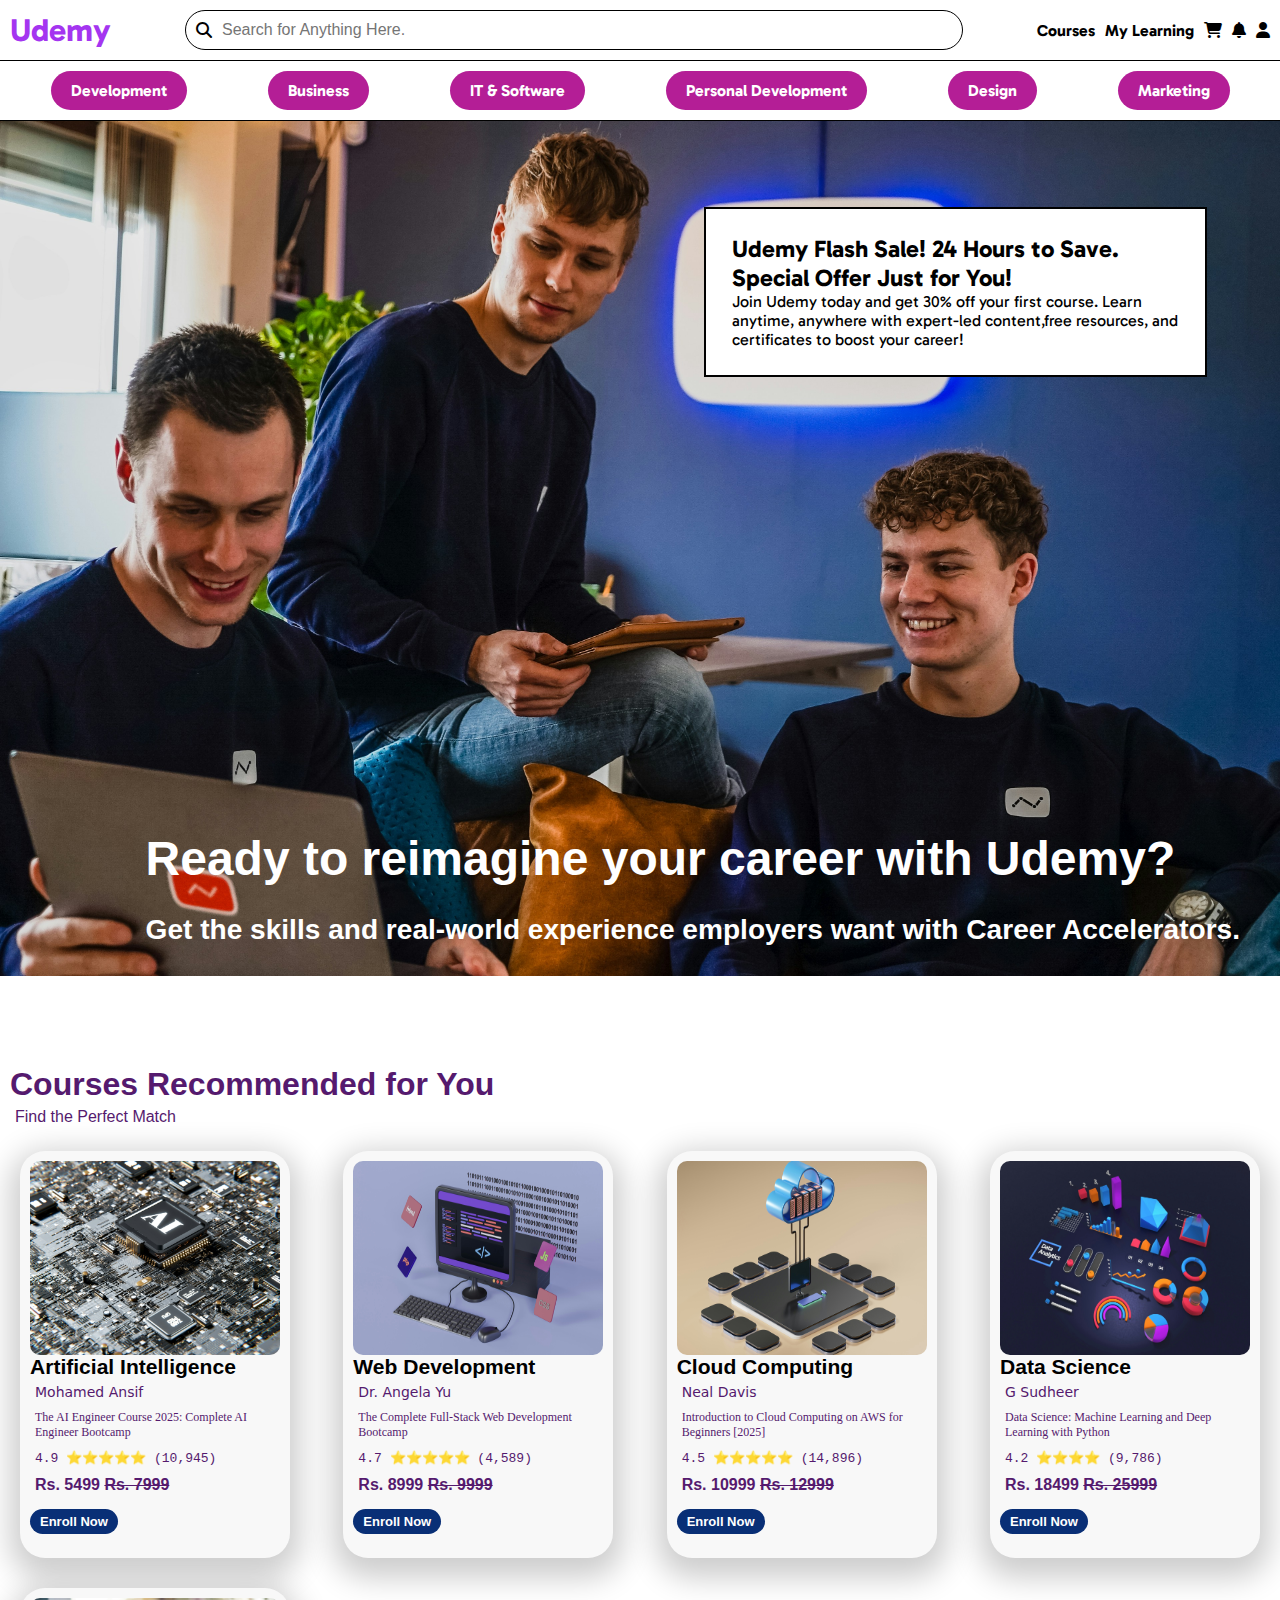
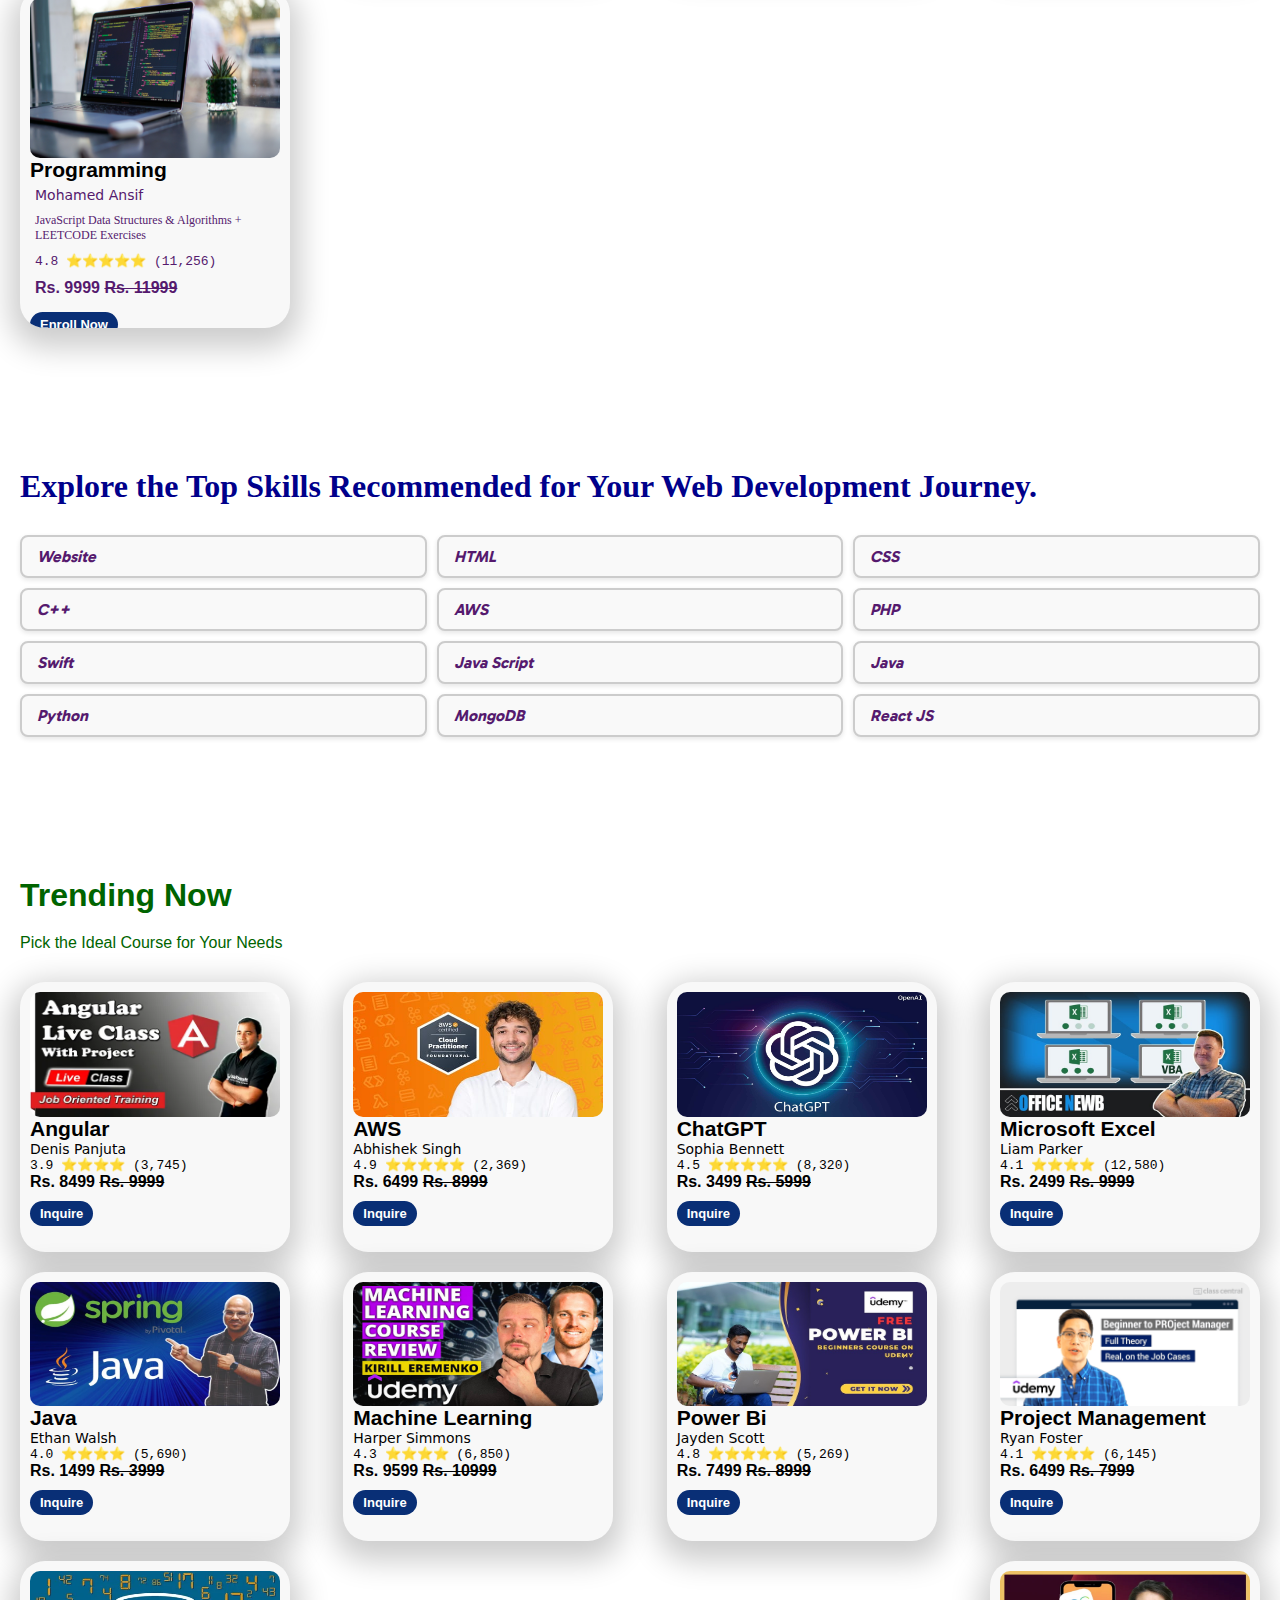
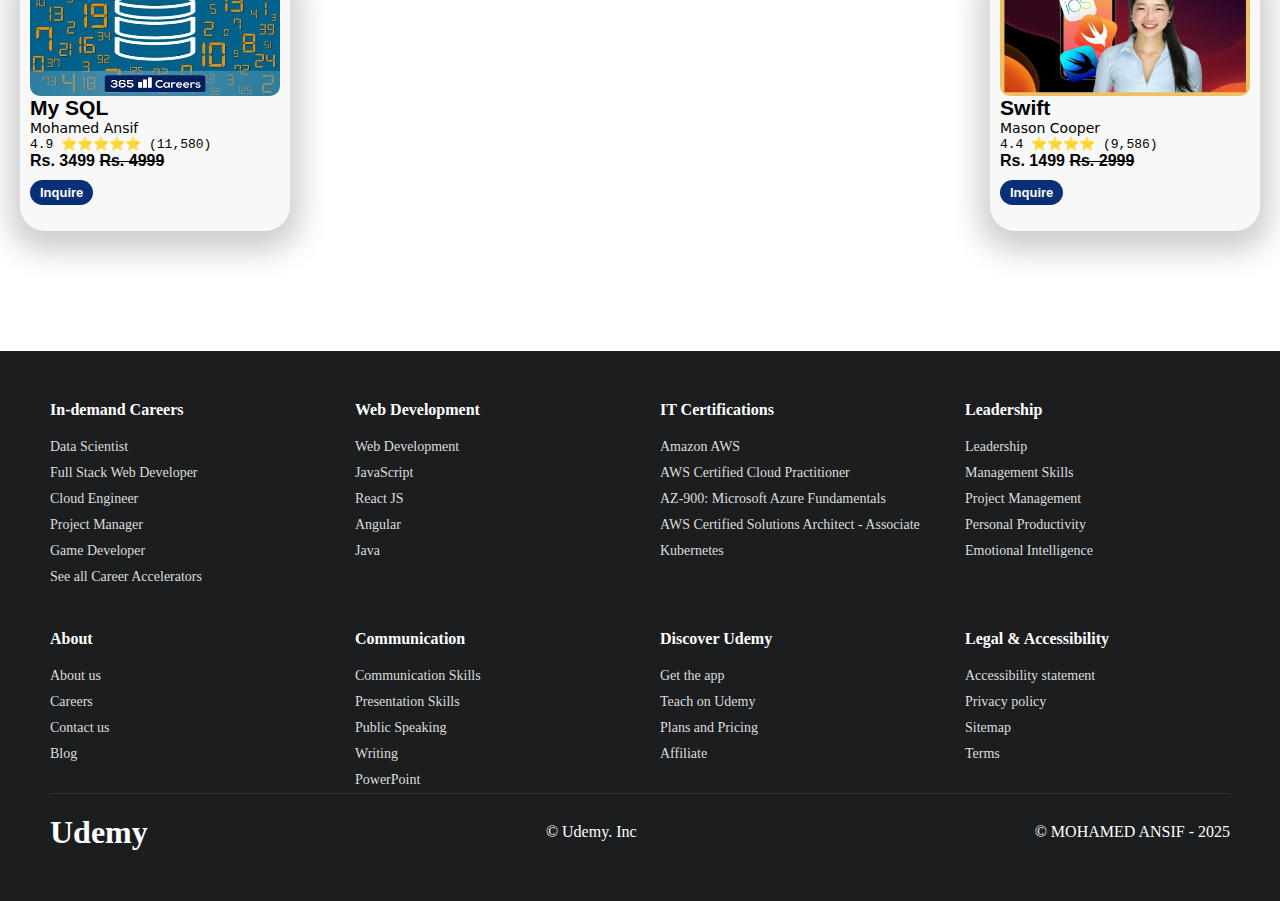
<file: index.html>
<!DOCTYPE html>
<html lang="en">

<head>
    <meta charset="UTF-8">
    <meta name="viewport" content="width=device-width, initial-scale=1.0">
    <title>Udemy</title>
    <!--Google Style Sheet for Fonts-->
    <link rel="preconnect" href="https://fonts.googleapis.com">
    <link rel="preconnect" href="https://fonts.gstatic.com" crossorigin>
    <link
        href="https://fonts.googleapis.com/css2?family=Gabarito:wght@400..900&family=Jost:ital,wght@0,100..900;1,100..900&display=swap"
        rel="stylesheet">

    <!--My Style Sheet-->
    <link rel="stylesheet" href="./style.css">
    <!--Font Awesome CDN Link-->
    <link rel="stylesheet" href="https://cdnjs.cloudflare.com/ajax/libs/font-awesome/6.7.2/css/all.min.css"
        integrity="sha512-Evv84Mr4kqVGRNSgIGL/F/aIDqQb7xQ2vcrdIwxfjThSH8CSR7PBEakCr51Ck+w+/U6swU2Im1vVX0SVk9ABhg=="
        crossorigin="anonymous" referrerpolicy="no-referrer" />
</head>

<body>
    <!--Navbar-->
    <div class="navbar">
        <div class="navbar_s1">
            <h1 class="navbar_s1_title">Udemy</h1>
        </div>

        <div class="navbar_s2">
            <i class="fa-solid fa-magnifying-glass" style="color: #000000;"></i>
            <input placeholder="Search for Anything Here.">
        </div>

        <div class="navbar_s3">
            <p>Courses</p>

            <!-- My Learning -->
            <div class="mylearning">
                <p>My Learning</p>
                <div class="mylearning__popup">
                    <h2>Your cart is currently empty.</h2>
                    <p>Please browse our available courses and add your selections to proceed with enrollment.</p>
                </div>
            </div>
            <i class="fa-solid fa-cart-shopping" style="color: #000000;"></i>
            <i class="fa-solid fa-bell" style="color: #000000;"></i>
            <a href="./singup.html"><i class="fa-solid fa-user" style="color: #000000;"></i></a>
        </div>

    </div>

    <!--Categories-->
    <div class="categories">
        <p>Development</p>
        <p>Business</p>
        <p>IT & Software</p>
        <p>Personal Development</p>
        <p>Design</p>
        <p>Marketing</p>

    </div>

    <!--Sale Image-->
    <div class="sale-image">
        <img src="./Images/sale image.jpg" alt="Sale Image">
        <div class="sale-image-offer">
            <h2>Udemy Flash Sale! 24 Hours to Save. Special Offer Just for You!</h2>
            <p>Join Udemy today and get 30% off your first course. Learn anytime, anywhere with expert-led content,free
                resources, and certificates to boost your career!</p>
        </div>
        <div class="text-overlay">
            <h1>Ready to reimagine your career with Udemy? </h1><br>
            <h3>Get the skills and real-world experience employers want with Career Accelerators.</h3>
        </div>
    </div>

    <!--Recommended-->
    <div class="recommended">
        <h1 class="recommended_title">Courses Recommended for You</h1>
        <p>Find the Perfect Match</p>
        <div class="recommended_container">
            <div class="course-card">
                <img src="./Images/AI.jpg">
                <h3>Artificial Intelligence</h3>
                <p class="p1">Mohamed Ansif</p>
                <p class="p2">The AI Engineer Course 2025: Complete AI Engineer Bootcamp</p>
                <p class="p3">4.9 ⭐⭐⭐⭐⭐ (10,945)</p>
                <p class="p4">Rs. 5499 <del>Rs. 7999</del></p>
                <button class="cata_btn"><a href="./singup.html">Enroll Now</a></button>
            </div>

            <div class="course-card">
                <img src="./Images/Web Development.jpg">
                <h3>Web Development</h3>
                <p class="p1">Dr. Angela Yu</p>
                <p class="p2">The Complete Full-Stack Web Development Bootcamp</p>
                <p class="p3">4.7 ⭐⭐⭐⭐⭐ (4,589)</p>
                <p class="p4">Rs. 8999 <del>Rs. 9999</del></p>
                <button class="cata_btn"><a href="./singup.html">Enroll Now</a></button>
            </div>

            <div class="course-card">
                <img src="./Images/Cloud Computing.jpg">
                <h3>Cloud Computing</h3>
                <p class="p1">Neal Davis</p>
                <p class="p2">Introduction to Cloud Computing on AWS for Beginners [2025]</p>
                <p class="p3">4.5 ⭐⭐⭐⭐⭐ (14,896)</p>
                <p class="p4">Rs. 10999 <del>Rs. 12999</del></p>
                <button class="cata_btn"><a href="./singup.html">Enroll Now</a></button>
            </div>

            <div class="course-card">
                <img src="./Images/Data Science.jpg">
                <h3>Data Science</h3>
                <p class="p1">G Sudheer</p>
                <p class="p2">Data Science: Machine Learning and Deep Learning with Python</p>
                <p class="p3">4.2 ⭐⭐⭐⭐ (9,786)</p>
                <p class="p4">Rs. 18499 <del>Rs. 25999</del></p>
                <button class="cata_btn"><a href="./singup.html">Enroll Now</a></button>
            </div>

            <div class="course-card">
                <img src="./Images/Programming.jpg">
                <h3>Programming</h3>
                <p class="p1">Mohamed Ansif</p>
                <p class="p2">JavaScript Data Structures & Algorithms + LEETCODE Exercises</p>
                <p class="p3">4.8 ⭐⭐⭐⭐⭐ (11,256)</p>
                <p class="p4">Rs. 9999 <del>Rs. 11999</del></p>
                <button class="cata_btn"><a href="./singup.html">Enroll Now</a></button>
            </div>

        </div>

    </div>

    <!--Topic-->
    <div class="topics">
        <h1 class="topics_title">Explore the Top Skills Recommended for Your Web Development Journey.</h1>
        <div class="topics_container">
            <p>Website</p>
            <p>HTML</p>
            <p>CSS</p>
            <p>C++</p>
            <p>AWS</p>
            <p>PHP</p>
            <p>Swift</p>
            <p>Java Script</p>
            <p>Java</p>
            <p>Python</p>
            <p>MongoDB</p>
            <p>React JS</p>
        </div>
    </div>

    <!--Popular Section-->
    <div class="popular">
        <h1 class="popular_title">Trending Now</h1>
        <p class="popular_subtitle">Pick the Ideal Course for Your Needs</p>
        <div class="popular_container">
            <div class="course-card">
                <img src="./Images/Angular.webp">
                <h3>Angular</h3>
                <p class="p1">Denis Panjuta</p>
                <p class="p3">3.9 ⭐⭐⭐⭐ (3,745)</p>
                <p class="p4">Rs. 8499 <del>Rs. 9999</del></p>
                <button class="cata_btn"><a href="./contact.html">Inquire</a></button>
            </div>

            <div class="course-card">
                <img src="./Images/AWS.jpeg">
                <h3>AWS</h3>
                <p class="p1">Abhishek Singh</p>
                <p class="p3">4.9 ⭐⭐⭐⭐⭐ (2,369) </p>
                <p class="p4">Rs. 6499 <del>Rs. 8999</del></p>
                <button class="cata_btn"><a href="./contact.html">Inquire</a></button>
            </div>
            <div class="course-card">
                <img src="./Images/chatgbt.jpg">
                <h3>ChatGPT</h3>
                <p class="p1">Sophia Bennett</p>
                <p class="p3">4.5 ⭐⭐⭐⭐⭐ (8,320)</p>
                <p class="p4">Rs. 3499 <del>Rs. 5999</del></p>
                <button class="cata_btn"><a href="./contact.html">Inquire</a></button>
            </div>

            <div class="course-card">
                <img src="./Images/excel.jpg">
                <h3>Microsoft Excel</h3>
                <p class="p1">Liam Parker</p>
                <p class="p3">4.1 ⭐⭐⭐⭐ (12,580)</p>
                <p class="p4">Rs. 2499 <del>Rs. 9999</del></p>
                <button class="cata_btn"><a href="./contact.html">Inquire</a></button>
            </div>

            <div class="course-card">
                <img src="./Images/java.webp">
                <h3>Java</h3>
                <p class="p1">Ethan Walsh</p>
                <p class="p3">4.0 ⭐⭐⭐⭐ (5,690)</p>
                <p class="p4">Rs. 1499 <del>Rs. 3999</del></p>
                <button class="cata_btn"><a href="./contact.html">Inquire</a></button>
            </div>

            <div class="course-card">
                <img src="./Images/machine learning.jpg">
                <h3>Machine Learning</h3>
                <p class="p1">Harper Simmons</p>
                <p class="p3">4.3 ⭐⭐⭐⭐ (6,850)</p>
                <p class="p4">Rs. 9599 <del>Rs. 10999</del></p>
                <button class="cata_btn"><a href="./contact.html">Inquire</a></button>
            </div>
            <div class="course-card">
                <img src="./Images/power bi.jpg">
                <h3>Power Bi</h3>
                <p class="p1">Jayden Scott</p>
                <p class="p3">4.8 ⭐⭐⭐⭐⭐ (5,269)</p>
                <p class="p4">Rs. 7499 <del>Rs. 8999</del></p>
                <button class="cata_btn"><a href="./contact.html">Inquire</a></button>
            </div>

            <div class="course-card">
                <img src="./Images/project manger.png">
                <h3>Project Management</h3>
                <p class="p1">Ryan Foster</p>
                <p class="p3">4.1 ⭐⭐⭐⭐ (6,145)</p>
                <p class="p4">Rs. 6499 <del>Rs. 7999</del></p>
                <button class="cata_btn"><a href="./contact.html">Inquire</a></button>
            </div>

            <div class="course-card">
                <img src="./Images/SQL.webp">
                <h3>My SQL</h3>
                <p class="p1">Mohamed Ansif</p>
                <p class="p3">4.9 ⭐⭐⭐⭐⭐ (11,580)</p>
                <p class="p4">Rs. 3499 <del>Rs. 4999</del></p>
                <button class="cata_btn"><a href="./contact.html">Inquire</a></button>
            </div>

            <div class="course-card">
                <img src="./Images/Swift.webp" >
                <h3>Swift</h3>
                <p class="p1">Mason Cooper</p>
                <p class="p3">4.4 ⭐⭐⭐⭐ (9,586)</p>
                <p class="p4">Rs. 1499 <del>Rs. 2999</del></p>
                <button class="cata_btn"><a href="./contact.html">Inquire</a></button>
            </div>

        </div>
    </div>

    <!--Footer-->
    <footer class="footer">
        <!--Row 1:footer columns-->
        <div class="footer-columns">
            <div class="footer-column">
                <h3>In-demand Careers</h3>
                <a href="#">Data Scientist</a>
                <a href="#">Full Stack Web Developer</a>
                <a href="#">Cloud Engineer</a>
                <a href="#">Project Manager</a>
                <a href="#">Game Developer</a>
                <a href="#">See all Career Accelerators</a>
            </div>

            <div class="footer-column">
                <h3>Web Development</h3>
                <a href="#">Web Development</a>
                <a href="#">JavaScript</a>
                <a href="#">React JS</a>
                <a href="#">Angular</a>
                <a href="#">Java</a>
            </div>

            <div class="footer-column">
                <h3>IT Certifications</h3>
                <a href="#">Amazon AWS</a>
                <a href="#">AWS Certified Cloud Practitioner</a>
                <a href="#">AZ-900: Microsoft Azure Fundamentals</a>
                <a href="#">AWS Certified Solutions Architect - Associate</a>
                <a href="#">Kubernetes</a>
            </div>

            <div class="footer-column">
                <h3>Leadership</h3>
                <a href="#">Leadership</a>
                <a href="#">Management Skills</a>
                <a href="#">Project Management</a>
                <a href="#">Personal Productivity</a>
                <a href="#">Emotional Intelligence</a>
            </div>
        </div>

        <!--Row 2: next footer columns-->
        <div class="footer-bottom">
            <div class="footer-column">
                <h3>About</h3>
                <a href="#">About us</a>
                <a href="#">Careers</a>
                <a href="contact.html">Contact us</a>
                <a href="#">Blog</a>
            </div>

            <div class="footer-column">
                <h3>Communication</h3>
                <a href="#">Communication Skills</a>
                <a href="#">Presentation Skills</a>
                <a href="#">Public Speaking</a>
                <a href="#">Writing</a>
                <a href="#">PowerPoint</a>
            </div>

            <div class="footer-column">
                <h3>Discover Udemy</h3>
                <a href="#">Get the app</a>
                <a href="#">Teach on Udemy</a>
                <a href="#">Plans and Pricing</a>
                <a href="#">Affiliate</a>
            </div>

            <div class="footer-column">
                <h3>Legal & Accessibility</h3>
                <a href="#">Accessibility statement</a>
                <a href="#">Privacy policy</a>
                <a href="#">Sitemap</a>
                <a href="#">Terms</a>
            </div>
        </div>

        <div class="footer_two">
            <h1>Udemy</h1>
            <p>&copy; Udemy. Inc</p>
            <p>&copy; MOHAMED ANSIF - 2025</p>
        </div>

    </footer>

</body>

</html>
</file>
<file: style.css>
* {
    margin: 0;
    padding: 0;
}

body {
    font-family: 'Gabarito', sans-serif;
}

.navbar {
    padding: 10px;
    display: flex;
    justify-content: space-between;
    border-bottom: solid black 1px;
    gap: 10px;
    align-items: center;
    position: sticky;
    top: 0;
    background-color: white;
    z-index: 1;
}

.navbar_s1_title {
    color: #A435F0FF;
}

.navbar_s2 {
    padding: 10px;
    border: solid black 1px;
    border-radius: 30px;
    width: 60%;
    display: flex;
    gap: 10px;
    align-items: center;
}

.navbar_s2 input {
    border: none;
    font-size: 16px;
    width: 100%;
    background-color: transparent;
}

.navbar_s2 input:focus {
    outline: none;
}

.navbar_s3 {
    display: flex;
    gap: 10px;
    align-items: center;
    font-weight: bold;
    border-radius: 30px;
}

.navbar_s3 p:hover {
    background-color: #e3dee6;
}

/* My Learning Popup */

.mylearning {
    position: relative;
    cursor: pointer;
}

.mylearning__popup {
    position: absolute;
    background-color: white;
    border: solid black 1px;
    width: 100px;
    top: 150%;
    padding: 20px;
    right: 0;
    font-family: sans-serif;
    font-size: small;
    display: none;
}

.mylearning__popup h2 {
    font-size: medium;
}

.mylearning:hover .mylearning__popup {
    display: block;
}

.categories {
    display: flex;
    padding: 10px;
    border-bottom: solid black 1px;
    justify-content: space-around;
}

.categories p {
    background-color: rgb(180, 30, 150);
    color: white;
    padding: 10px;
    border-radius: 30px;
    font-weight: bold;
    padding: 10px 20px;
    border-radius: 30px;
    font-size: 16px;
    border: none;
    cursor: pointer;
    transition: all 0.3s ease, transform 0.2s ease;
}

.categories p:hover {
    background-color: #30e044;
}

.sale-image {
    position: relative;
}

.sale-image img {
    width: 100%;
    height: 100%;
    object-fit: contain;
    display: block;
}

.sale-image-offer {
    width: 35%;
    border: solid black 2px;
    background-color: white;
    padding: 2%;
    position: absolute;
    top: 10%;
    left: 55%;
}

.text-overlay {
    position: absolute;
    bottom: 20px;
    right: 20px;
    color: white;
    padding: 10px 20px;
    border-radius: 25px;
    font-size: 24px;
    font-family: 'Franklin Gothic Medium', 'Arial Narrow', Arial, sans-serif;
    font-weight: bold;
}


.recommended {
    padding: 10px;
}

.recommended_title {
    color: #551a6e;
    font-family: 'Lucida Sans', 'Lucida Sans Regular', 'Lucida Grande', 'Lucida Sans Unicode', Geneva, Verdana, sans-serif;
    margin-top: 80px;
}

.recommended p {
    color: #551a6e;
    font-family: 'Lucida Sans', 'Lucida Sans Regular', 'Lucida Grande', 'Lucida Sans Unicode', Geneva, Verdana, sans-serif;
    padding: 5px;
}

.recommended_container {
    display: flex;
    flex-wrap: wrap;
    justify-content: space-between;
    margin-top: 10px;
    gap: 10px;
}

.course-card {
    width: 250px;
    margin: 10px;
    background: #f8f8f8;
    border-radius: 25px;
    overflow: hidden;
    box-shadow: 0 10px 30px 10px rgba(0, 0, 0, 0.2);
    transition: box-shadow 0.3s ease;
    box-sizing: content-box;
    font-family: Arial, sans-serif;
    font-size: 18px;
    padding: 10px;
}

.course-card p.p1 {
    font-size: 14px;
    font-family: system-ui, -apple-system, BlinkMacSystemFont, 'Segoe UI', Roboto, Oxygen, Ubuntu, Cantarell, 'Open Sans', 'Helvetica Neue', sans-serif;
}

.course-card p.p2 {
    font-size: 12px;
    font-family: Georgia, 'Times New Roman', Times, serif;
}

.course-card p.p3 {
    font-size: 13px;
    font-family: 'Courier New', Courier, monospace;
}

.course-card p.p4 {
    font-size: 16px;
    font-family: Arial, Helvetica, sans-serif;
    font-weight: bold;
}


.course-card:hover {
    box-shadow: 0 4px 8px rgba(0, 0, 0, 0.1);
}

.course-card img {
    display: block;
    height: 50%;
    width: 100%;
    border-radius: 10px;
}

.cata_btn {
    background-color: #092f76;
    color: white;
    padding: 5px 10px;
    border: none;
    border-radius: 50px;
    box-shadow: initial;
    box-decoration-break: slice;
    font-size: 13px;
    cursor: pointer;
    transition: background-color 0.3s ease;
    margin-top: 10px;
    font-weight: bold;
}

.cata_btn a {
    color: white;
    text-decoration: none;
}

.cata_btn:hover {
    background-color: #1a9890;
}


.topics {
    padding: 10px;
}

.topics_title {
    color: darkblue;
    padding: 10px;
    margin-top: 100px;
    font-family: Cambria, Cochin, Georgia, Times, 'Times New Roman', serif;
}

.topics_container {
    display: flex;
    gap: 10px;
    margin-top: 10px;
    flex-wrap: wrap;
    padding: 10px;
}

.topics_container p {
    border: 2px solid #ccc;
    border-radius: 8px;
    padding: 10px 15px;
    flex-grow: 1;
    flex-basis: 25%;
    background: #f9f9f9;
    box-shadow: 0 2px 5px rgba(0, 0, 0, 0.1);
    transition: all 0.3s ease;
    font-style: oblique;
    color: #551a6e;
    font-weight: bold;
}

.topics_container p:hover {
    border-color: #333;
    box-shadow: 0 4px 10px rgba(0, 0, 0, 0.2);
    cursor: pointer;
}

.popular {
    padding: 10px;
}

.popular_title {
    color: darkgreen;
    padding: 10px;
    margin-top: 100px;
    font-family: 'Trebuchet MS', 'Lucida Sans Unicode', 'Lucida Grande', 'Lucida Sans', Arial, sans-serif;
}

.popular_subtitle {
    color: darkgreen;
    padding: 10px;
    font-family: 'Trebuchet MS', 'Lucida Sans Unicode', 'Lucida Grande', 'Lucida Sans', Arial, sans-serif;
}

.popular_container {
    display: flex;
    flex-wrap: wrap;
    justify-content: space-between;
    margin-top: 10px;
}

.footer {
    background-color: #1c1d1f;
    color: #fff;
    padding: 50px;
    font-family: 'Times New Roman', Times, serif;
    margin-top: 100px;

}

.footer-columns {
    display: flex;
    flex-wrap: wrap;
    justify-content: space-between;
    gap: 40px;
    margin-bottom: 40px;
}

.footer-bottom {
    display: flex;
    flex-wrap: wrap;
    justify-content: space-between;
    gap: 40px;
}

.footer-column {
    flex: 1 1 200px;
    display: flex;
    flex-direction: column;
}

.footer-column h3 {
    margin-bottom: 15px;
    font-size: 16px;
}

.footer-column a {
    color: #ddd;
    text-decoration: none;
    margin: 5px 0;
    font-size: 14px;
    transition: color 0.3s;
}

.footer-column a:hover {
    color: #007BFF;
}

.footer_two {
    display: flex;
    flex-wrap: wrap;
    justify-content: space-between;
    align-items: center;
    border-top: 1px solid #333;
    padding-top: 20px;
}
</file>
